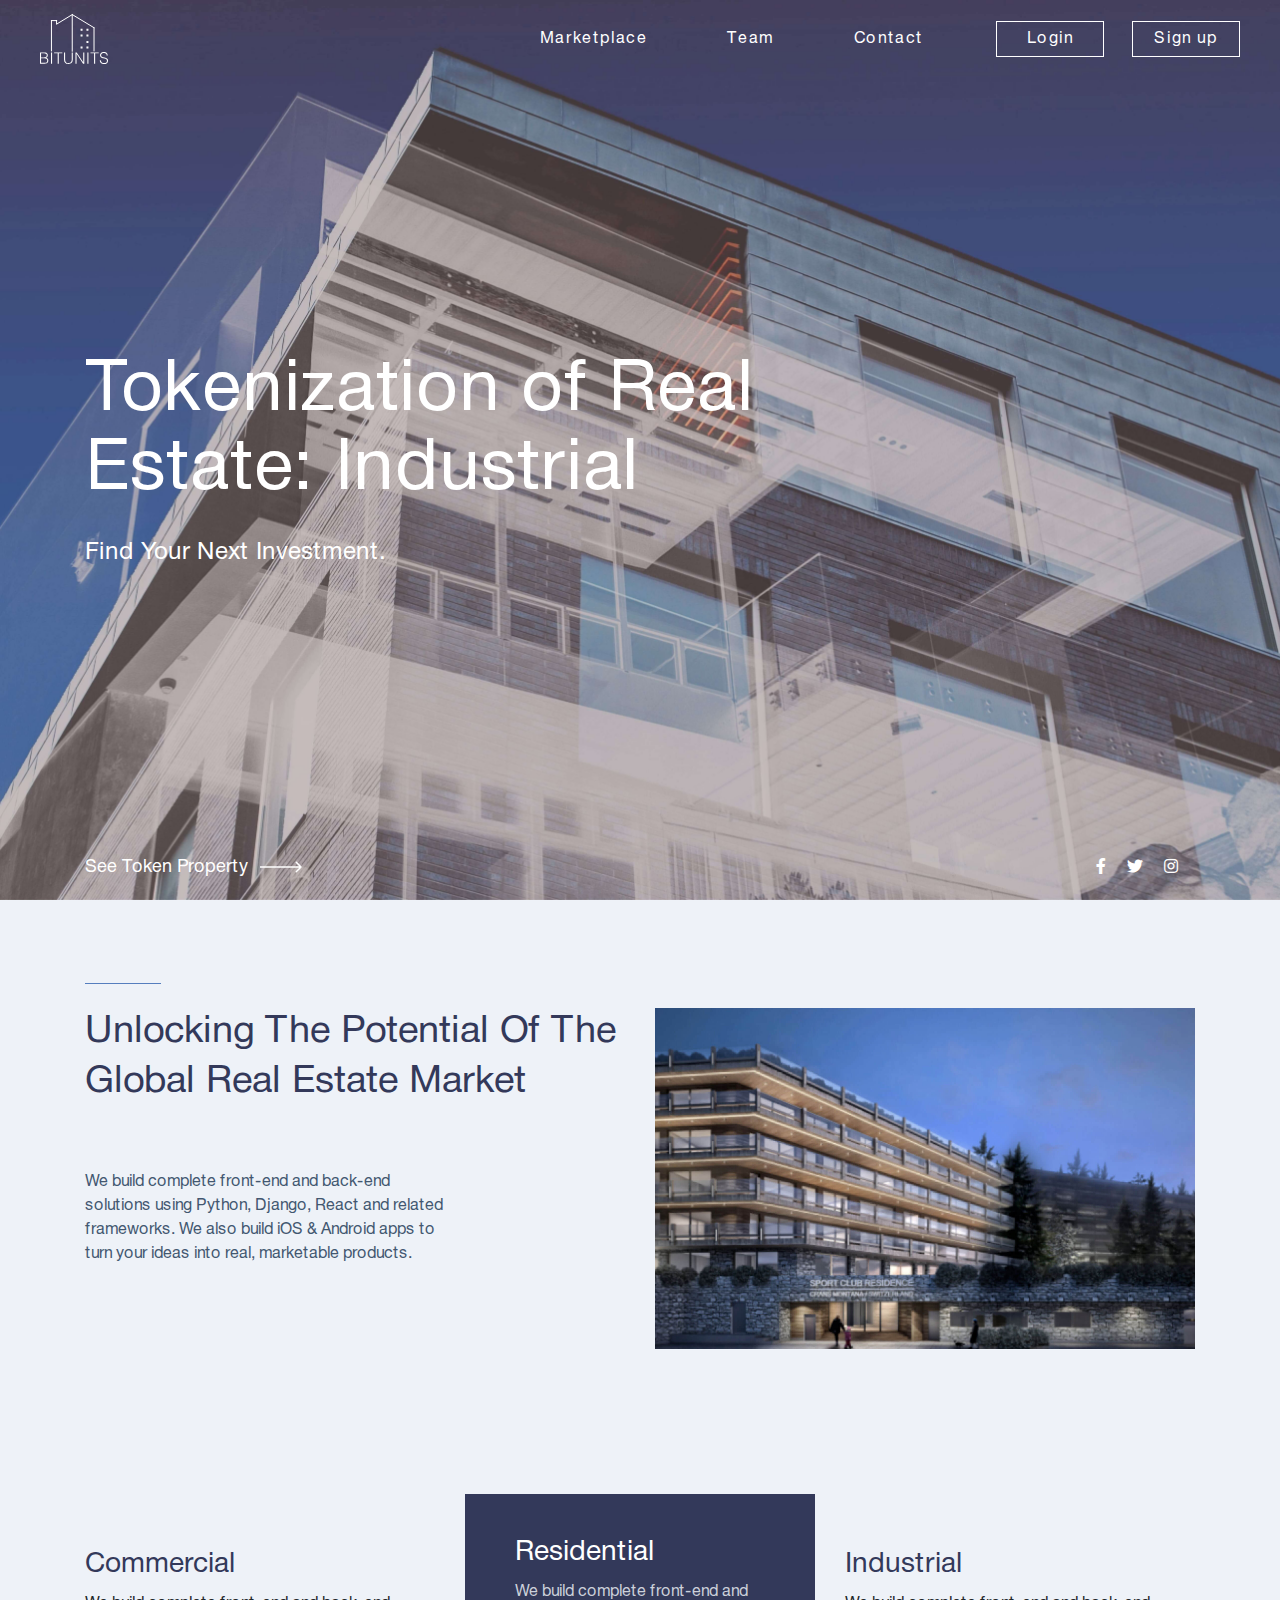
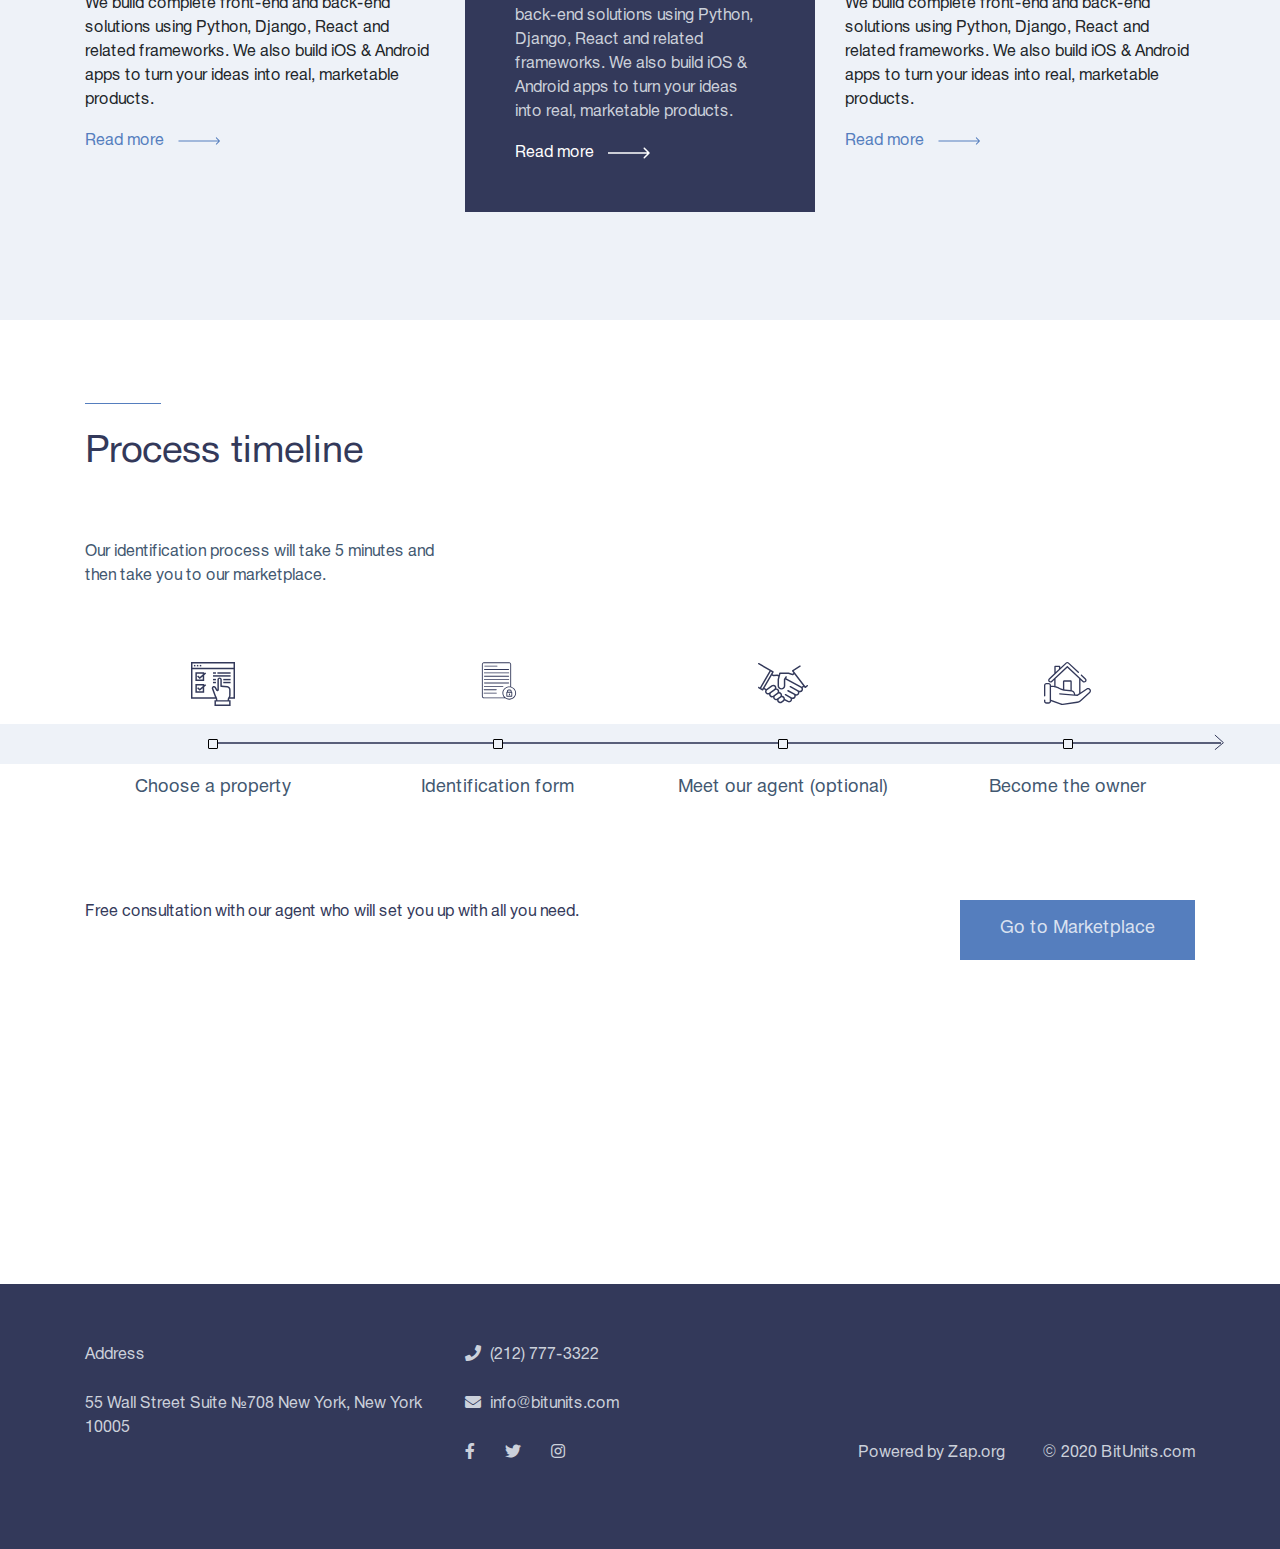
<file: index.html>
<!doctype html>
<html lang="en">
<head>
    <meta charset="UTF-8">
    <meta name="viewport"
          content="width=device-width, user-scalable=no, initial-scale=1.0, maximum-scale=1.0, minimum-scale=1.0">
    <meta http-equiv="X-UA-Compatible" content="ie=edge">
    <title>Homepage</title>
    <link rel="stylesheet" href="css/bootstrap.min.css">
    <link rel="stylesheet" href="css/index.css">
    <link rel="stylesheet" href="https://cdnjs.cloudflare.com/ajax/libs/font-awesome/5.11.2/css/all.css">
    <link rel="icon" type="image/png" sizes="16x16" href="img/favicon.png">
</head>
<body>
<header class="h-100 d-flex flex-column justify-content-between">

    <div class="pl-4 pr-4">
        <nav class="navbar navbar-expand-lg navbar-light justify-content-between ">
            <a class="navbar-brand" href="#"><img src="img/logo.svg" alt="logo"></a>
            <button style="border: none" class="navbar-toggler collapsed" type="button" data-toggle="collapse"
                    data-target="#navbarSupportedContent" aria-controls="navbarSupportedContent"
                    aria-expanded="false" aria-label="Toggle navigation">
                <i class="fa fa-bars" style="color: #fff;"></i>
            </button>

            <div class="navbar-collapse justify-content-end collapse" id="navbarSupportedContent" style="">
                <div class="my-2 my-lg-0 d-flex">
                    <ul class="navbar-nav mr-auto">
                        <li class="nav-item active">
                            <a class="nav-link" href="marketplace.html">Marketplace <span
                                    class="sr-only">(current)</span></a>
                        </li>
                        <li class="nav-item">
                            <a class="nav-link" href="about.html">Team</a>
                        </li>
                        <li class="nav-item">
                            <a class="nav-link" href="#">Contact</a>
                        </li>
                        <li class="nav-item d-flex align-items-center">
                            <button class="auth-btn">Login</button>
                            <button class="auth-btn">Sign up</button>
                        </li>

                    </ul>
                </div>
            </div>
        </nav>
    </div>
    <div class="intro container">
        <h1>Tokenization of Real Estate: Industrial</h1>
        <p class="intro-txt">Find Your Next Investment.</p>
    </div>
    <div class="header-bottom d-flex justify-content-between container">
        <a href="marketplace.html" class="more hovered_arrow">See Token Property<img src="img/arrow-white.svg">
        </a>
        <div class="social">
            <a href="#"><i class="fab fa-facebook-f"></i> </a>
            <a href="#"><i class="fab fa-twitter"></i></a>
            <a href="#"><i class="fab fa-instagram"></i> </a>
        </div>
    </div>
</header>
<section class="section-1 light_bg">
    <div class="container">
        <div class="row">
            <div class="col-md-6 col-12">
                <div class="block-item">
                    <h2 class="block-heading">
                        Unlocking The Potential Of The Global Real Estate Market
                    </h2>
                    <div class="block-desc">
                        We build complete front-end and back-end solutions using Python, Django, React and related
                        frameworks. We also build iOS & Android apps to turn your ideas into real, marketable products.
                    </div>
                </div>
            </div>
            <div class="col-md-6 col-12">
                <div class="block-item-img">
                    <img src="img/section-img-compressed.jpg">
                </div>
            </div>
        </div>
        <div class="row mt-145 align-items-center">
            <div class="col-lg-4 mt-lg-0 mt-4">
                <div class="type-item">
                    <div class="type-heading">
                        Commercial
                    </div>
                    <div class="type-desc">
                        We build complete front-end and back-end solutions using Python, Django, React and related
                        frameworks. We also build iOS & Android apps to turn your ideas into real, marketable products.
                    </div>
                    <div class="type-more">
                        <a class="hovered_arrow" href="#">Read more<img src="img/arrow-blue.svg"> </a>
                    </div>
                </div>
            </div>
            <div class="col-lg-4 mt-lg-0 mt-4">
                <div class="type-item dark">
                    <div class="type-heading">
                        Residential
                    </div>
                    <div class="type-desc">
                        We build complete front-end and back-end solutions using Python, Django, React and related
                        frameworks. We also build iOS & Android apps to turn your ideas into real, marketable products.
                    </div>
                    <div class="type-more">
                        <a class="hovered_arrow" href="#">Read more<img src="img/arrow-white.svg"> </a>
                    </div>
                </div>
            </div>
            <div class="col-lg-4 mt-lg-0 mt-4">
                <div class="type-item">
                    <div class="type-heading">
                        Industrial
                    </div>
                    <div class="type-desc">
                        We build complete front-end and back-end solutions using Python, Django, React and related
                        frameworks. We also build iOS & Android apps to turn your ideas into real, marketable products.
                    </div>
                    <div class="type-more">
                        <a class="hovered_arrow" href="#">Read more<img src="img/arrow-blue.svg"> </a>
                    </div>
                </div>
            </div>
        </div>


    </div>
</section>
<section class="timeline">
    <div class="container">
        <div class="block-item">
            <h2 class="block-heading">
                Process timeline
            </h2>
            <div class="block-desc">
                Our identification process will take 5 minutes and then take you to our marketplace.
            </div>
        </div>
    </div>
    <div class="timeline-icons">
        <div class="container position-relative">
            <div class="container position-absolute"></div>
            <div class="row  text-center">
                <div class="col-lg-3 col-md-6 mt-md-0 mt-4 time">
                    <div class="timeline-item">
                        <div class="timeline-icon">
                            <svg width="44" height="44" viewBox="0 0 44 44" fill="none"
                                 xmlns="http://www.w3.org/2000/svg">
                                <path d="M0 0V36.6667H24.7457C24.8682 37.1067 24.9312 37.5608 24.9333 38.0173V38.1333H23.4667V44H39.6V38.1333H38.123L38.1276 37.5468C38.1308 37.2432 38.1967 36.9435 38.321 36.6667H44V0H0ZM38.1333 42.5333H24.9333V39.6H38.1333V42.5333ZM26.4 38.1333V38.0173C26.3993 36.9442 26.1375 35.8871 25.6373 34.9375L24.8717 33.4863L22.3506 26.593C22.3359 26.5533 22.318 26.5149 22.2968 26.4784C22.15 26.222 22.1715 25.9026 22.3513 25.6681C22.531 25.4336 22.834 25.3297 23.1197 25.4049C23.3077 25.4543 23.4677 25.5771 23.5641 25.7458L25.1299 28.4593C25.4618 29.034 26.1386 29.3144 26.7796 29.1425C27.4209 28.9706 27.8667 28.3898 27.8667 27.7259V17.6C27.8667 17.195 28.195 16.8667 28.6 16.8667C29.005 16.8667 29.3333 17.195 29.3333 17.6V24.2C29.3319 24.5824 29.6248 24.9015 30.0058 24.9333L36.116 25.4422C37.2528 25.5428 38.1265 26.4917 38.1333 27.6328V33.5786C38.1348 34.0126 38.0069 34.4373 37.7667 34.799L37.279 35.5323C36.8822 36.1271 36.6681 36.8249 36.6638 37.54L36.6563 38.1333H26.4ZM42.5333 35.2H39.2172C39.4679 34.6962 39.5989 34.1412 39.6 33.5786V27.6328C39.5889 25.7304 38.1326 24.1484 36.2377 23.9801L30.8 23.5254V17.6C30.8 16.3851 29.8149 15.4 28.6 15.4C27.3851 15.4 26.4 16.3851 26.4 17.6V27.7259L24.8352 25.0125C24.224 23.9952 22.9163 23.6457 21.8793 24.2229C20.8424 24.8001 20.4499 26.0953 20.9924 27.1509L23.5114 34.0348C23.5229 34.0656 23.5361 34.0957 23.5519 34.1251L24.118 35.2H1.46667V7.33333H42.5333V35.2ZM1.46667 5.86667V1.46667H42.5333V5.86667H1.46667Z"
                                      fill="#33395A"/>
                                <path d="M2.93359 2.93335H4.40026V4.40002H2.93359V2.93335Z" fill="#33395A"/>
                                <path d="M5.8667 2.93335H7.33337V4.40002H5.8667V2.93335Z" fill="#33395A"/>
                                <path d="M8.7998 2.93335H10.2665V4.40002H8.7998V2.93335Z" fill="#33395A"/>
                                <path d="M13.1999 13.2909L15.1725 11.6044L14.2193 10.4897L13.1999 11.3602V10.2666H4.3999V19.0666H13.1999V13.2909ZM5.86657 17.5999V11.7333H11.7332V12.6134L8.80563 15.1206L7.10729 13.442L6.0807 14.4854L8.73831 17.1115L11.7332 14.547V17.5999H5.86657Z"
                                      fill="#33395A"/>
                                <path d="M13.1999 25.0243L15.1725 23.3378L14.2193 22.2231L13.1999 23.0936V22H4.3999V30.8H13.1999V25.0243ZM5.86657 29.3333V23.4667H11.7332V24.3468L8.80563 26.854L7.10729 25.1754L6.0807 26.2188L8.73831 28.8449L11.7332 26.2804V29.3333H5.86657Z"
                                      fill="#33395A"/>
                                <path d="M22 10.2666H24.9333V11.7333H22V10.2666Z" fill="#33395A"/>
                                <path d="M26.3999 10.2666H39.5999V11.7333H26.3999V10.2666Z" fill="#33395A"/>
                                <path d="M22 13.2H39.6V14.6666H22V13.2Z" fill="#33395A"/>
                                <path d="M22 16.8667H24.9333V18.3334H22V16.8667Z" fill="#33395A"/>
                                <path d="M32.2666 16.8667H39.5999V18.3334H32.2666V16.8667Z" fill="#33395A"/>
                                <path d="M32.2666 19.8H39.5999V21.2667H32.2666V19.8Z" fill="#33395A"/>
                                <path d="M22 19.8H24.9333V21.2667H22V19.8Z" fill="#33395A"/>
                            </svg>
                        </div>
                        <div class="timeline-desc">
                            Choose a property
                        </div>
                    </div>

                </div>
                <div class="col-lg-3 col-md-6 mt-md-0 mt-4  time text-center">
                    <div class="timeline-item">
                        <div class="timeline-icon">
                            <svg xmlns="http://www.w3.org/2000/svg" width="38" height="38" viewBox="0 0 38 38"
                                 fill="none">
                                <path d="M5.83594 4.59424H17.9633C18.0814 4.59424 18.1947 4.54732 18.2782 4.46381C18.3617 4.3803 18.4086 4.26703 18.4086 4.14893C18.4086 4.03082 18.3617 3.91755 18.2782 3.83404C18.1947 3.75053 18.0814 3.70361 17.9633 3.70361H5.83594C5.71783 3.70361 5.60457 3.75053 5.52105 3.83404C5.43754 3.91755 5.39063 4.03082 5.39062 4.14893C5.39063 4.26703 5.43754 4.3803 5.52105 4.46381C5.60457 4.54732 5.71783 4.59424 5.83594 4.59424Z"
                                      fill="#33395A"/>
                                <path d="M17.2836 30.7192H5.15625C5.03815 30.7192 4.92488 30.7662 4.84137 30.8497C4.75785 30.9332 4.71094 31.0464 4.71094 31.1646C4.71094 31.2827 4.75785 31.3959 4.84137 31.4794C4.92488 31.5629 5.03815 31.6099 5.15625 31.6099H17.2836C17.4017 31.6099 17.515 31.5629 17.5985 31.4794C17.682 31.3959 17.7289 31.2827 17.7289 31.1646C17.7289 31.0464 17.682 30.9332 17.5985 30.8497C17.515 30.7662 17.4017 30.7192 17.2836 30.7192V30.7192Z"
                                      fill="#33395A"/>
                                <path d="M17.2836 27.3428H5.15625C5.03815 27.3428 4.92488 27.3897 4.84137 27.4732C4.75785 27.5567 4.71094 27.67 4.71094 27.7881C4.71094 27.9062 4.75785 28.0195 4.84137 28.103C4.92488 28.1865 5.03815 28.2334 5.15625 28.2334H17.2836C17.4017 28.2334 17.515 28.1865 17.5985 28.103C17.682 28.0195 17.7289 27.9062 17.7289 27.7881C17.7289 27.67 17.682 27.5567 17.5985 27.4732C17.515 27.3897 17.4017 27.3428 17.2836 27.3428V27.3428Z"
                                      fill="#33395A"/>
                                <path d="M5.42969 7.97119H29.6838C29.8019 7.97119 29.9152 7.92427 29.9987 7.84076C30.0822 7.75725 30.1291 7.64398 30.1291 7.52588C30.1291 7.40777 30.0822 7.29451 29.9987 7.211C29.9152 7.12748 29.8019 7.08057 29.6838 7.08057H5.42969C5.31158 7.08057 5.19832 7.12748 5.1148 7.211C5.03129 7.29451 4.98438 7.40777 4.98438 7.52588C4.98438 7.64398 5.03129 7.75725 5.1148 7.84076C5.19832 7.92427 5.31158 7.97119 5.42969 7.97119V7.97119Z"
                                      fill="#33395A"/>
                                <path d="M5.42969 11.3481H29.6838C29.8019 11.3481 29.9152 11.3012 29.9987 11.2177C30.0822 11.1342 30.1291 11.0209 30.1291 10.9028C30.1291 10.7847 30.0822 10.6715 29.9987 10.5879C29.9152 10.5044 29.8019 10.4575 29.6838 10.4575H5.42969C5.31158 10.4575 5.19832 10.5044 5.1148 10.5879C5.03129 10.6715 4.98438 10.7847 4.98438 10.9028C4.98438 11.0209 5.03129 11.1342 5.1148 11.2177C5.19832 11.3012 5.31158 11.3481 5.42969 11.3481V11.3481Z"
                                      fill="#33395A"/>
                                <path d="M5.42969 14.7251H29.6838C29.8019 14.7251 29.9152 14.6782 29.9987 14.5947C30.0822 14.5112 30.1291 14.3979 30.1291 14.2798C30.1291 14.1617 30.0822 14.0484 29.9987 13.9649C29.9152 13.8814 29.8019 13.8345 29.6838 13.8345H5.42969C5.31158 13.8345 5.19832 13.8814 5.1148 13.9649C5.03129 14.0484 4.98437 14.1617 4.98438 14.2798C4.98437 14.3979 5.03129 14.5112 5.1148 14.5947C5.19832 14.6782 5.31158 14.7251 5.42969 14.7251V14.7251Z"
                                      fill="#33395A"/>
                                <path d="M5.42969 18.1021H29.6838C29.8019 18.1021 29.9152 18.0551 29.9987 17.9716C30.0822 17.8881 30.1291 17.7748 30.1291 17.6567C30.1291 17.5386 30.0822 17.4254 29.9987 17.3419C29.9152 17.2583 29.8019 17.2114 29.6838 17.2114H5.42969C5.31158 17.2114 5.19832 17.2583 5.1148 17.3419C5.03129 17.4254 4.98438 17.5386 4.98438 17.6567C4.98438 17.7748 5.03129 17.8881 5.1148 17.9716C5.19832 18.0551 5.31158 18.1021 5.42969 18.1021V18.1021Z"
                                      fill="#33395A"/>
                                <path d="M5.42969 21.479H29.6838C29.8019 21.479 29.9152 21.4321 29.9987 21.3486C30.0822 21.2651 30.1291 21.1518 30.1291 21.0337C30.1291 20.9156 30.0822 20.8023 29.9987 20.7188C29.9152 20.6353 29.8019 20.5884 29.6838 20.5884H5.42969C5.31158 20.5884 5.19832 20.6353 5.1148 20.7188C5.03129 20.8023 4.98438 20.9156 4.98438 21.0337C4.98438 21.1518 5.03129 21.2651 5.1148 21.3486C5.19832 21.4321 5.31158 21.479 5.42969 21.479V21.479Z"
                                      fill="#33395A"/>
                                <path d="M5.42969 24.856H23.8619C23.98 24.856 24.0933 24.809 24.1768 24.7255C24.2603 24.642 24.3072 24.5287 24.3072 24.4106C24.3072 24.2925 24.2603 24.1793 24.1768 24.0958C24.0933 24.0122 23.98 23.9653 23.8619 23.9653H5.42969C5.31158 23.9653 5.19832 24.0122 5.1148 24.0958C5.03129 24.1793 4.98438 24.2925 4.98438 24.4106C4.98438 24.5287 5.03129 24.642 5.1148 24.7255C5.19832 24.809 5.31158 24.856 5.42969 24.856V24.856Z"
                                      fill="#33395A"/>
                                <path d="M32.1397 24.6862V2.32045C32.1375 1.80207 31.9298 1.3057 31.5622 0.940245C31.1945 0.574795 30.6969 0.37011 30.1785 0.371097H4.84795C4.32955 0.37011 3.83193 0.574793 3.46426 0.940241C3.09658 1.30569 2.88888 1.80206 2.88672 2.32045V34.3396C2.8889 34.858 3.09661 35.3543 3.46428 35.7198C3.83195 36.0852 4.32956 36.2899 4.84795 36.289H26.1308C27.3312 37.1637 28.779 37.633 30.2642 37.6289C34.0412 37.6289 37.114 34.6695 37.114 31.0319C37.114 28.0203 35.0079 25.4736 32.1397 24.6862V24.6862ZM3.77734 34.3396V2.32045C3.77925 2.03819 3.89303 1.7682 4.09374 1.56972C4.29444 1.37124 4.56568 1.26048 4.84795 1.26172H30.1788C30.4611 1.2605 30.7323 1.37127 30.933 1.56975C31.1337 1.76823 31.2474 2.0382 31.2493 2.32045V24.5033C30.923 24.4578 30.594 24.4349 30.2645 24.4349C26.4871 24.4349 23.4144 27.3941 23.4144 31.0319C23.4175 32.652 24.0317 34.2113 25.1343 35.3983H4.84795C4.56568 35.3996 4.29444 35.2888 4.09374 35.0903C3.89303 34.8919 3.77925 34.6219 3.77734 34.3396V34.3396ZM30.2642 36.7383C26.9783 36.7383 24.3051 34.1784 24.3051 31.0319C24.3051 27.8854 26.9783 25.3255 30.2642 25.3255C33.5501 25.3255 36.2233 27.8854 36.2233 31.0319C36.2233 34.1784 33.5501 36.7383 30.2642 36.7383V36.7383Z"
                                      fill="#33395A"/>
                                <path d="M32.649 29.8427H32.593V29.1621C32.593 28.2854 31.9483 27.5723 31.1559 27.5723H29.4619C28.6695 27.5723 28.0248 28.2854 28.0248 29.1621V29.8427H27.9687C27.8113 29.8429 27.6604 29.9055 27.5491 30.0168C27.4378 30.1281 27.3752 30.279 27.375 30.4364V34.0839C27.3752 34.2413 27.4378 34.3923 27.5491 34.5036C27.6604 34.6149 27.8113 34.6775 27.9687 34.6777H32.649C32.8064 34.6775 32.9573 34.6149 33.0686 34.5036C33.1799 34.3923 33.2426 34.2413 33.2427 34.0839V30.4364C33.2426 30.279 33.1799 30.1281 33.0686 30.0168C32.9573 29.9055 32.8064 29.8429 32.649 29.8427V29.8427ZM28.9158 29.1621C28.9158 28.7831 29.166 28.4629 29.4623 28.4629H31.1563C31.4525 28.4629 31.7028 28.7831 31.7028 29.1621V29.8427H28.9154L28.9158 29.1621ZM32.3521 33.787H28.2656V30.7333H32.3521V33.787Z"
                                      fill="#33395A"/>
                                <path d="M30.0117 33.0505C30.0117 33.1686 30.0586 33.2818 30.1421 33.3653C30.2257 33.4489 30.3389 33.4958 30.457 33.4958C30.5751 33.4958 30.6884 33.4489 30.7719 33.3653C30.8554 33.2818 30.9023 33.1686 30.9023 33.0505V32.5921C30.9978 32.4856 31.0506 32.3476 31.0508 32.2046C31.0508 32.0471 30.9882 31.8961 30.8769 31.7847C30.7655 31.6734 30.6145 31.6108 30.457 31.6108C30.2996 31.6108 30.1485 31.6734 30.0372 31.7847C29.9258 31.8961 29.8633 32.0471 29.8633 32.2046C29.8634 32.3476 29.9163 32.4855 30.0117 32.592V33.0505Z"
                                      fill="#33395A"/>
                            </svg>

                        </div>
                        <div class="timeline-chechbox mx-auto"></div>
                        <div class="timeline-desc">
                            Identification form
                        </div>
                    </div>
                </div>
                <div class="col-lg-3 col-md-6 mt-md-0 mt-4  time text-center">
                    <div class="timeline-item">
                        <div class="timeline-icon">
                            <svg width="50" height="42" viewBox="0 0 50 42" fill="none"
                                 xmlns="http://www.w3.org/2000/svg">
                                <path d="M49.8411 23.2979C49.5891 22.9801 49.1276 22.927 48.8099 23.1788L47.3703 24.3204L35.7353 9.04406L42.3868 4.77504C42.7279 4.55609 42.8269 4.10219 42.6079 3.76107C42.3891 3.41996 41.9352 3.32094 41.5941 3.53988L34.2734 8.2386C33.9183 8.46652 33.8299 8.96467 34.0859 9.3008L35.4182 11.0501L34.4709 11.7753L30.7097 10.5326C30.6361 10.5086 30.5569 10.4956 30.4794 10.4956H21.8689C21.5322 10.4956 21.2386 10.7248 21.157 11.0515L20.6724 12.9896L19.4493 12.4746C19.3326 12.4254 19.2048 12.4074 19.0793 12.4221L15.6772 12.8205L14.5212 12.1494L15.6207 10.2451C15.8206 9.89884 15.6981 9.4424 15.3522 9.24269L1.10088 1.0145C0.749614 0.81177 0.300885 0.932081 0.0984442 1.28306C-0.104192 1.63403 0.0160227 2.08286 0.366998 2.28549L11.5358 8.73381L1.89658 25.4295L1.10088 24.9702C0.749614 24.7673 0.300885 24.8877 0.0984442 25.2387C-0.104192 25.5897 0.0160227 26.0385 0.366998 26.2412L4.24501 28.4802C4.59159 28.6802 5.04784 28.5576 5.24745 28.2117L5.80858 27.2398L7.39168 28.0841C6.87527 29.0852 6.92615 30.3348 7.63035 31.308C8.2324 32.14 9.17556 32.5822 10.1316 32.5822C10.4507 32.5822 10.7711 32.5323 11.0808 32.4318C11.0828 33.087 11.2911 33.7169 11.6872 34.243C12.2886 35.0419 13.2181 35.4652 14.1575 35.4652C14.4713 35.4652 14.7864 35.4179 15.0906 35.3215C15.0988 35.934 15.2879 36.5498 15.6735 37.0826C16.1561 37.7496 16.8696 38.1888 17.6824 38.3191C17.8476 38.3457 18.0129 38.3588 18.1771 38.3588C18.4957 38.3588 18.8099 38.3091 19.1105 38.2126C19.1192 38.841 19.3191 39.4505 19.6951 39.9701C20.1778 40.637 20.8912 41.0763 21.704 41.2066C21.8693 41.2331 22.0346 41.2463 22.1987 41.2462C22.8422 41.2462 23.4676 41.0449 23.9989 40.6603L25.711 39.4215C26.0814 39.1535 26.3804 38.8149 26.5961 38.4283L29.6081 40.07C30.0671 40.3202 30.5704 40.4474 31.079 40.4474C31.3713 40.4474 31.6655 40.4053 31.9537 40.3204C32.7434 40.0878 33.3954 39.5617 33.7893 38.8388C34.0965 38.2753 34.2175 37.6448 34.146 37.0202C34.3302 37.0541 34.5157 37.0709 34.7004 37.0709C35.7929 37.0708 36.8532 36.4893 37.4119 35.4643C37.7262 34.8874 37.8357 34.2534 37.7666 33.6455C37.9513 33.6796 38.1374 33.6964 38.3226 33.6964C39.4153 33.6963 40.4755 33.1148 41.0341 32.0898C41.3411 31.5267 41.4621 30.8966 41.3909 30.2724C41.574 30.3064 41.7595 30.3239 41.946 30.3239C42.2384 30.3239 42.5326 30.2818 42.8207 30.1969C43.6105 29.9643 44.2624 29.4382 44.6565 28.7153C45.0505 27.9924 45.1396 27.1594 44.907 26.3696C44.8511 26.1797 44.7778 25.9982 44.6894 25.8259L45.9766 24.9123L46.6566 25.805C46.9019 26.1271 47.3786 26.1873 47.6964 25.9354L49.7222 24.3289C50.0397 24.077 50.093 23.6155 49.8411 23.2979ZM4.34345 26.8423L3.16767 26.1634L12.8069 9.46769L13.9827 10.1466L4.34345 26.8423ZM11.0737 30.8091C10.3527 31.3311 9.34128 31.169 8.81941 30.4477C8.29763 29.7265 8.45984 28.7151 9.18103 28.1932L14.3723 24.4371C14.6607 24.2285 14.9924 24.1275 15.3207 24.1275C15.804 24.1275 16.28 24.3461 16.5992 24.7617C17.1462 25.4742 16.9921 26.5265 16.2655 27.0528L11.0737 30.8091ZM15.0953 33.6966C14.3876 34.2086 13.3846 34.0577 12.8596 33.3603C12.3157 32.6379 12.5252 31.5706 13.2452 31.0496L17.1254 28.2421C17.2666 28.148 17.3972 28.0489 17.5554 27.9818C17.7805 27.8862 18.027 27.8428 18.2712 27.8564C18.7386 27.8824 19.1762 28.1174 19.461 28.4881C20.008 29.2005 19.854 30.253 19.1273 30.7792L15.0953 33.6966ZM19.1168 36.5839C18.7675 36.8368 18.3407 36.9385 17.9148 36.87C17.489 36.8018 17.1153 36.5717 16.8624 36.2223C16.3409 35.5014 16.5027 34.4907 17.223 33.9687C17.223 33.9687 19.9878 31.9681 19.9881 31.9679L20.0959 31.8899C20.8087 31.3742 21.7868 31.5168 22.3228 32.2145C22.8699 32.9272 22.7156 33.9798 21.9886 34.5059L19.1168 36.5839ZM25.5017 37.1573C25.4383 37.5928 25.2069 37.9745 24.8505 38.2324L23.1384 39.4713C22.4251 39.9875 21.3994 39.8223 20.884 39.1098C20.3662 38.3942 20.535 37.3735 21.2455 36.8554L22.849 35.6952L22.9577 35.6165C23.6603 35.1083 24.6568 35.254 25.1845 35.9411C25.4525 36.2901 25.5651 36.722 25.5017 37.1573ZM43.3677 28.0127C42.9469 28.7848 41.9508 29.0792 41.1774 28.6577L32.6929 24.0331C32.3369 23.8392 31.8913 23.9704 31.6973 24.3262C31.5034 24.6821 31.6346 25.1278 31.9904 25.3218L39.1003 29.1971C39.8821 29.6232 40.1712 30.6057 39.7454 31.3873C39.3193 32.1689 38.3368 32.4584 37.555 32.0323L30.341 28.1001C29.9851 27.9062 29.5394 28.0374 29.3455 28.3933C29.1516 28.7492 29.2827 29.1949 29.6387 29.3889L35.4792 32.5724C36.2599 32.9989 36.5487 33.9807 36.123 34.7619C35.7023 35.5339 34.7062 35.8285 33.9327 35.4068L27.8181 32.074C27.4619 31.8801 27.0164 32.0113 26.8225 32.3671C26.6285 32.723 26.7597 33.1687 27.1155 33.3627L31.8555 35.9463C32.6277 36.3671 32.922 37.3632 32.5005 38.1366C32.0798 38.9088 31.0837 39.2029 30.3103 38.7814L26.9855 36.9692C26.9973 36.2769 26.7778 35.6063 26.3485 35.0473C25.772 34.2965 24.9274 33.8824 24.0563 33.8402C24.07 33.775 24.0826 33.7093 24.0923 33.6428C24.2134 32.8116 23.9984 31.987 23.4868 31.3208C22.9102 30.5701 22.0655 30.1561 21.1945 30.1138C21.2082 30.0487 21.2208 29.9829 21.2305 29.9163C21.3516 29.0851 21.1366 28.2606 20.625 27.5944C20.0484 26.8436 19.2037 26.4296 18.3327 26.3874C18.3464 26.3222 18.359 26.2565 18.3687 26.19C18.4898 25.3587 18.2748 24.5341 17.7632 23.868C16.7402 22.5358 14.8725 22.2637 13.512 23.2484L8.3906 26.9535L6.54276 25.9679L13.7873 13.4202L15.1513 14.2122C15.2885 14.2919 15.448 14.3247 15.6051 14.3064L19.0578 13.9021L20.312 14.4302L19.5912 17.3136C19.5768 17.3718 19.5694 17.4315 19.5694 17.4916V23.7538C19.5694 25.8849 21.3032 27.6187 23.4343 27.6187C25.5654 27.6187 27.2992 25.8848 27.2992 23.7538V17.702L27.4326 17.4887L42.7226 25.8225C43.4947 26.2433 43.7893 27.2391 43.3677 28.0127ZM43.7178 24.7155C43.6242 24.6502 43.5269 24.5891 43.4252 24.5337L28.2121 16.2416L28.7766 15.3386C28.9913 14.9948 28.8868 14.5421 28.5431 14.3273C28.1997 14.1127 27.7466 14.217 27.5318 14.5607L25.9432 17.1026C25.8704 17.2192 25.8316 17.354 25.8316 17.4916V23.7538C25.8316 25.0755 24.7564 26.151 23.4344 26.151C22.1124 26.151 21.0371 25.0756 21.0371 23.7538V17.5819L22.4417 11.9633H30.3612L34.3787 13.2905C34.607 13.366 34.864 13.3226 35.0549 13.1765L36.3074 12.2177L45.0865 23.7441L43.7178 24.7155Z"
                                      fill="#33395A"/>
                            </svg>
                        </div>
                        <div class="timeline-chechbox mx-auto"></div>
                        <div class="timeline-desc">
                            Meet our agent (optional)
                        </div>
                    </div>
                </div>
                <div class="col-lg-3 col-md-6  mt-md-0 mt-4  time text-center">
                    <div class="timeline-item">
                        <div class="timeline-icon">
                            <svg width="47" height="44" viewBox="0 0 47 44" fill="none"
                                 xmlns="http://www.w3.org/2000/svg">
                                <path d="M46.4999 27.2152C45.6059 25.9014 43.8056 25.5537 42.4877 26.4393L36.4897 30.4534L36.4723 17.959L38.5561 19.911C38.9992 20.326 39.5769 20.5544 40.1835 20.5544C40.1846 20.5544 40.1859 20.5544 40.1871 20.5544C40.842 20.5535 41.4743 20.279 41.9219 19.8012C42.3567 19.337 42.5848 18.7313 42.5641 18.0956C42.5434 17.4598 42.2762 16.8702 41.812 16.4353L37.8615 12.7346C37.5911 12.4813 37.1665 12.4951 36.9133 12.7656C36.66 13.036 36.6739 13.4605 36.9442 13.7138L40.8947 17.4145C41.0974 17.6043 41.214 17.8617 41.223 18.1392C41.232 18.4168 41.1325 18.6812 40.9426 18.8838C40.7443 19.0955 40.4754 19.2123 40.1851 19.2126C40.1845 19.2126 40.1841 19.2126 40.1835 19.2126C39.9189 19.2126 39.6667 19.1129 39.4733 18.9317C39.4732 18.9316 39.4732 18.9316 39.4732 18.9316L23.7868 4.23689C23.5283 3.99482 23.126 3.99519 22.8682 4.23817L7.22249 18.9769C7.02044 19.1673 6.75625 19.267 6.47866 19.2593C6.20106 19.251 5.94339 19.1351 5.753 18.9328C5.56262 18.7308 5.46228 18.4666 5.47063 18.1891C5.4789 17.9115 5.59484 17.6538 5.79688 17.4634L22.612 1.62315C23.0105 1.24761 23.6359 1.2467 24.0355 1.62123L33.873 10.8369C34.1434 11.0902 34.5679 11.0764 34.8213 10.806C35.0746 10.5355 35.0607 10.1111 34.7904 9.8577L24.9529 0.64203C24.0374 -0.21572 22.6051 -0.213793 21.692 0.646528L16.3091 5.71739L16.3076 4.81291C16.3073 4.52779 16.1958 4.25993 15.994 4.05871C15.7925 3.85777 15.525 3.74715 15.2404 3.74715C15.2398 3.74715 15.2394 3.74715 15.2388 3.74715L11.3882 3.75257C11.1031 3.75293 10.8353 3.86438 10.634 4.06624C10.4328 4.2681 10.3221 4.53624 10.3226 4.82145L10.3332 11.347L4.87689 16.487C4.41387 16.9231 4.14848 17.5135 4.12948 18.1493C4.11048 18.785 4.34025 19.3902 4.77638 19.853C5.21241 20.316 5.80276 20.5815 6.43863 20.6005C6.46296 20.6012 6.48729 20.6016 6.51161 20.6016C7.12068 20.6016 7.69744 20.373 8.14257 19.9535L10.2217 17.9949L10.2299 23.8967C9.55725 23.7987 8.87667 23.7473 8.19296 23.7473H7.04504V23.3451C7.04504 21.9946 5.94633 20.8959 4.5959 20.8959H2.44914C1.09872 20.8958 0 21.9944 0 23.345V33.8574C0 34.2278 0.300359 34.5282 0.670852 34.5282C1.04134 34.5282 1.3417 34.2278 1.3417 33.8574V23.345C1.3417 22.7343 1.83851 22.2375 2.44914 22.2375H4.59581C5.20644 22.2375 5.70325 22.7343 5.70325 23.345V24.4181V38.1689V39.2314C5.70325 39.842 5.20644 40.3389 4.59581 40.3389H2.44914C1.83851 40.3389 1.3417 39.842 1.3417 39.2314V38.0575C1.3417 37.687 1.04134 37.3867 0.670852 37.3867C0.300359 37.3867 0 37.687 0 38.0575V39.2314C0 40.5818 1.09872 41.6806 2.44914 41.6806H4.59581C5.94623 41.6806 7.04495 40.5819 7.04495 39.2314V39.1403L16.8694 42.8606C16.8876 42.8675 16.906 42.8736 16.9248 42.8788C17.3519 42.9994 17.7789 43.0599 18.2004 43.0599C18.4284 43.0599 18.6549 43.0422 18.879 43.0067L33.3169 40.9255C33.3203 40.9251 33.3236 40.9245 33.327 40.924C34.5545 40.728 35.7126 40.2091 36.6758 39.4235C36.6841 39.4167 36.6924 39.4096 36.7004 39.4023L46.028 31.0132C47.1142 30.0489 47.317 28.4161 46.4999 27.2152ZM14.9663 5.08931L14.9694 6.97941L11.6728 10.0849L11.6646 5.09381L14.9663 5.08931ZM23.3293 5.64689L35.1287 16.7003L35.1492 31.3505L33.2498 32.6217L31.2385 32.5089L31.1853 31.9746C30.9982 30.0929 29.6091 28.5793 27.7723 28.2181L27.7602 19.5024C27.7593 18.8336 27.2147 18.2901 26.546 18.2901C26.5455 18.2901 26.545 18.2901 26.5444 18.2901L20.1503 18.2991C19.826 18.2995 19.5212 18.4262 19.2923 18.6559C19.0633 18.8855 18.9374 19.1906 18.9379 19.5148L18.9485 27.1139C17.682 26.8243 16.4727 26.3462 15.342 25.6848C15.2009 25.6022 15.0585 25.5226 14.9148 25.4451C14.8588 25.4149 14.8019 25.3865 14.7454 25.3571C14.658 25.3114 14.5708 25.2655 14.4825 25.2217C14.4122 25.1869 14.3411 25.1538 14.2702 25.1201C14.195 25.0844 14.1199 25.0483 14.0442 25.0139C13.9671 24.9789 13.8893 24.9456 13.8117 24.912C13.7407 24.8814 13.6697 24.8505 13.5983 24.8211C13.5185 24.7881 13.4381 24.7564 13.3577 24.7249C13.2864 24.697 13.215 24.6693 13.1433 24.6425C13.0637 24.6128 12.9838 24.584 12.9036 24.5559C12.8284 24.5293 12.7532 24.5034 12.6775 24.4782C12.6008 24.4526 12.5238 24.4275 12.4466 24.4032C12.3642 24.3772 12.2815 24.3524 12.1987 24.3279C12.1276 24.307 12.0565 24.2861 11.985 24.2662C11.8916 24.2403 11.7978 24.2159 11.7039 24.1919C11.6599 24.1806 11.6163 24.1678 11.572 24.1569L11.5616 16.7326L23.3293 5.64689ZM26.4304 28.0502L20.8193 27.4042L20.2907 27.3434L20.2799 19.6406L26.4187 19.632L26.4304 28.0502ZM45.134 30.0129L35.8157 38.3938C35.0391 39.0234 34.1077 39.4399 33.1204 39.5983L18.6887 41.6786C18.6857 41.6791 18.6828 41.6795 18.6797 41.68L18.6697 41.6816C18.2325 41.7508 17.7772 41.7216 17.3163 41.5951L7.04504 37.7055V25.0889H8.19296C9.17014 25.0889 10.1407 25.2017 11.0858 25.4209C11.121 25.429 11.1561 25.4374 11.1911 25.4458C11.3073 25.4738 11.4231 25.5026 11.5384 25.5339C11.5485 25.5366 11.5585 25.5395 11.5686 25.5423C11.6842 25.5739 11.7993 25.6072 11.914 25.642C11.9346 25.6482 11.9553 25.6544 11.9757 25.6607C12.0978 25.6984 12.2194 25.7378 12.3403 25.7791C12.3527 25.7835 12.3651 25.7879 12.3776 25.7922C12.6294 25.8791 12.8787 25.9739 13.1249 26.0766C13.1383 26.0822 13.1517 26.0878 13.1651 26.0934C13.2879 26.145 13.4099 26.1984 13.531 26.2538C13.5343 26.2553 13.5376 26.2568 13.5408 26.2584C13.6579 26.3122 13.7742 26.368 13.8898 26.4254C13.9034 26.4321 13.917 26.4387 13.9306 26.4455C14.0435 26.5019 14.1555 26.5604 14.2669 26.6203C14.2879 26.6316 14.3088 26.6431 14.3299 26.6545C14.4422 26.7157 14.5539 26.7782 14.6646 26.8429C16.261 27.7767 17.9989 28.3816 19.8301 28.6407C19.8358 28.6415 19.8415 28.6423 19.8473 28.6429L27.3637 29.5083C27.4053 29.5143 27.4466 29.5211 27.4877 29.5289C28.5942 29.7367 29.4675 30.5543 29.7597 31.6191C29.803 31.7768 29.8335 31.94 29.8502 32.1073L29.8801 32.4075L15.7929 31.1733C15.4241 31.1411 15.0984 31.414 15.0661 31.783C15.0337 32.1521 15.3068 32.4776 15.6758 32.5099L30.5691 33.8148C30.5727 33.815 30.5762 33.8149 30.5796 33.8152C30.5831 33.8155 30.5865 33.816 30.5901 33.8163L33.3988 33.9739C33.4114 33.9747 33.4239 33.9749 33.4364 33.9749C33.4497 33.9749 33.4628 33.9728 33.476 33.972C33.491 33.9711 33.506 33.9705 33.5208 33.9687C33.5408 33.9661 33.5604 33.9618 33.58 33.9575C33.5941 33.9544 33.6082 33.9521 33.622 33.948C33.6435 33.9419 33.6641 33.9335 33.685 33.9252C33.6962 33.9207 33.7077 33.9173 33.7187 33.9122C33.75 33.8977 33.7805 33.8809 33.8095 33.8615L36.1937 32.266C36.1938 32.2659 36.1939 32.2658 36.1939 32.2657L43.235 27.5536C43.9433 27.0774 44.9103 27.2642 45.3905 27.97C45.8295 28.6149 45.7205 29.492 45.134 30.0129Z"
                                      fill="#33395A"/>
                            </svg>
                        </div>
                        <div class="timeline-chechbox mx-auto"></div>
                        <div class="timeline-desc">
                            Become the owner
                        </div>
                    </div>
                </div>
            </div>
        </div>
    </div>
    <div class="container block-button">
        <div class="row justify-content-between">
            <div class="col-lg-7">
                <div class="btn-txt">
                    Free consultation with our agent who will set you up with all you need.
                </div>
            </div>
            <div class="col-lg-5 text-lg-right text-md-left text-center mt-lg-0 mt-5">
                <a class="buy-btn" href="marketplace.html">
                    Go to Marketplace
                </a>
            </div>
        </div>
    </div>
</section>

<section>


</section>
<footer>
    <div class="container">
        <div class="row text-lg-left text-md-left text-center">
            <div class="col-lg-4 col-md-3">
                <div class="footer-col">
                    <div class="line">
                        Address
                    </div>
                    <div>
                        55 Wall Street
                        Suite №708
                        New York, New York 10005
                    </div>
                </div>
            </div>
            <div class="col-lg-4 col-md-3">
                <div class="footer-col">
                    <div class="line">
                        <i class="fas fa-phone"></i><a href="tel:+2127773322">(212) 777-3322</a>

                    </div>
                    <div class="line">
                        <i class="fas fa-envelope"></i><a href="mailto:info@bitunits.com">info@bitunits.com</a>

                    </div>
                    <div class="line">
                        <div class="social">
                            <a href="#"><i class="fab fa-facebook-f"></i> </a>
                            <a href="#"><i class="fab fa-twitter"></i></a>
                            <a href="#"><i class="fab fa-instagram"></i> </a>
                        </div>
                    </div>
                </div>
            </div>
            <div class="col-lg-2 col-md-3 d-flex align-items-lg-end align-items-md-end justify-content-lg-end justify-content-center">
                <div class="footer-col">
                    <div class="line">
                        Powered by Zap.org
                    </div>

                </div>
            </div>
            <div class="col-lg-2 col-md-3 d-flex align-items-lg-end align-items-md-end justify-content-lg-end justify-content-center">
                <div class="footer-col">
                    <div class="line">
                        © 2020 BitUnits.com
                    </div>

                </div>
            </div>
        </div>
    </div>
</footer>
<script src="https://ajax.googleapis.com/ajax/libs/jquery/3.4.1/jquery.min.js"></script>

<script src="js/bootstrap.bundle.js"></script>
</body>
</html>
</file>
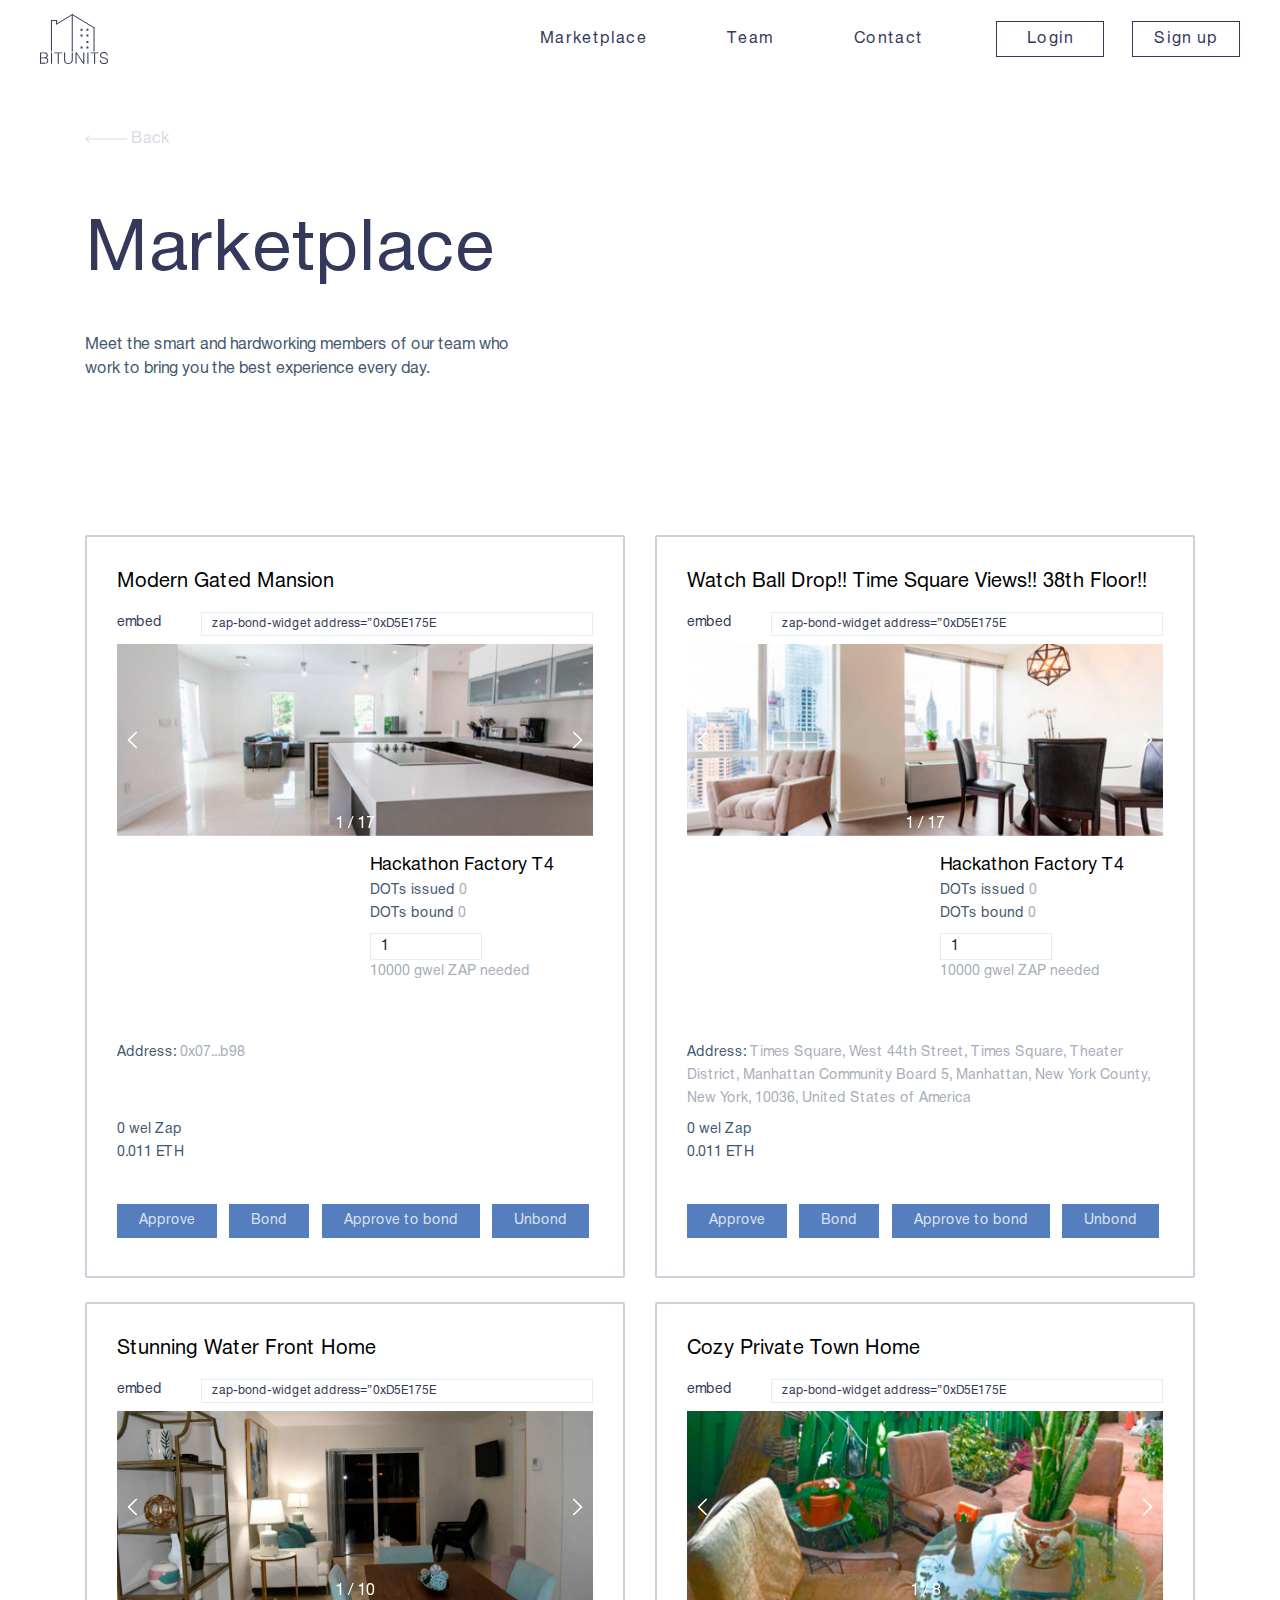
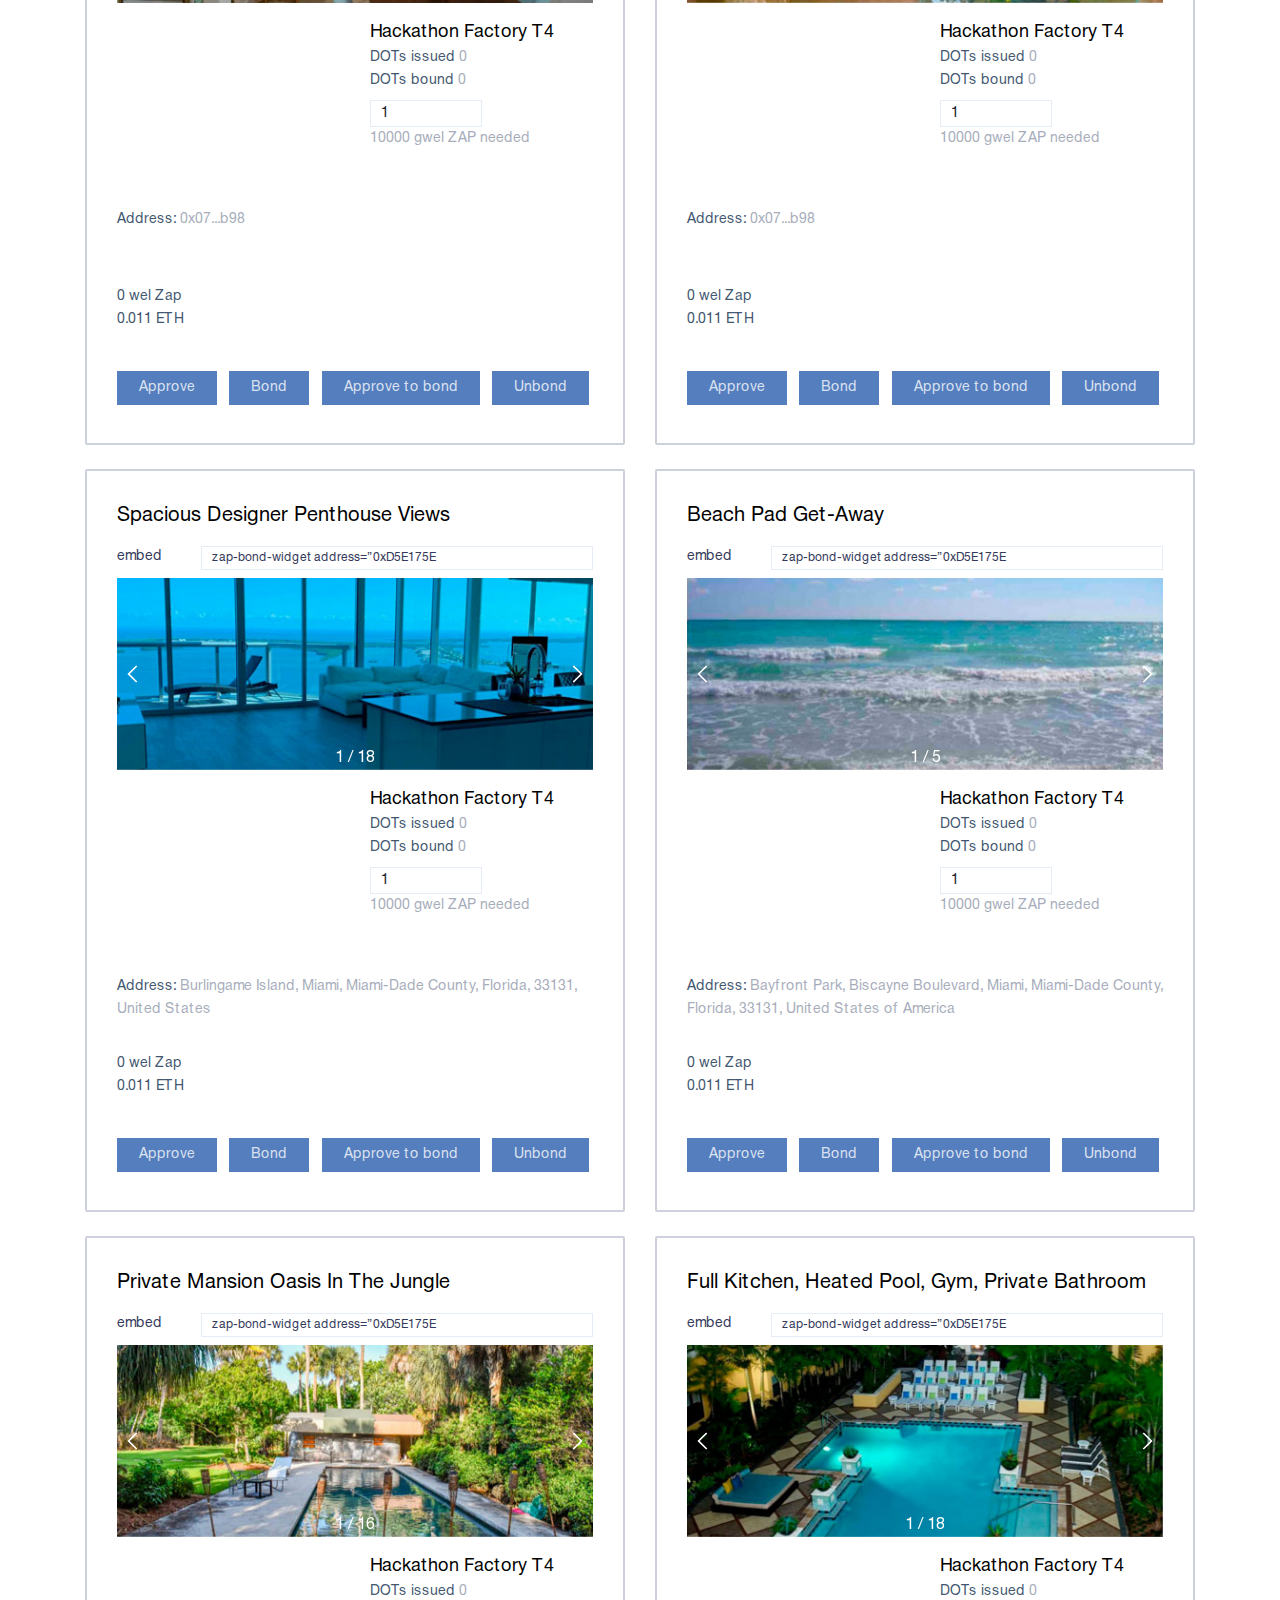
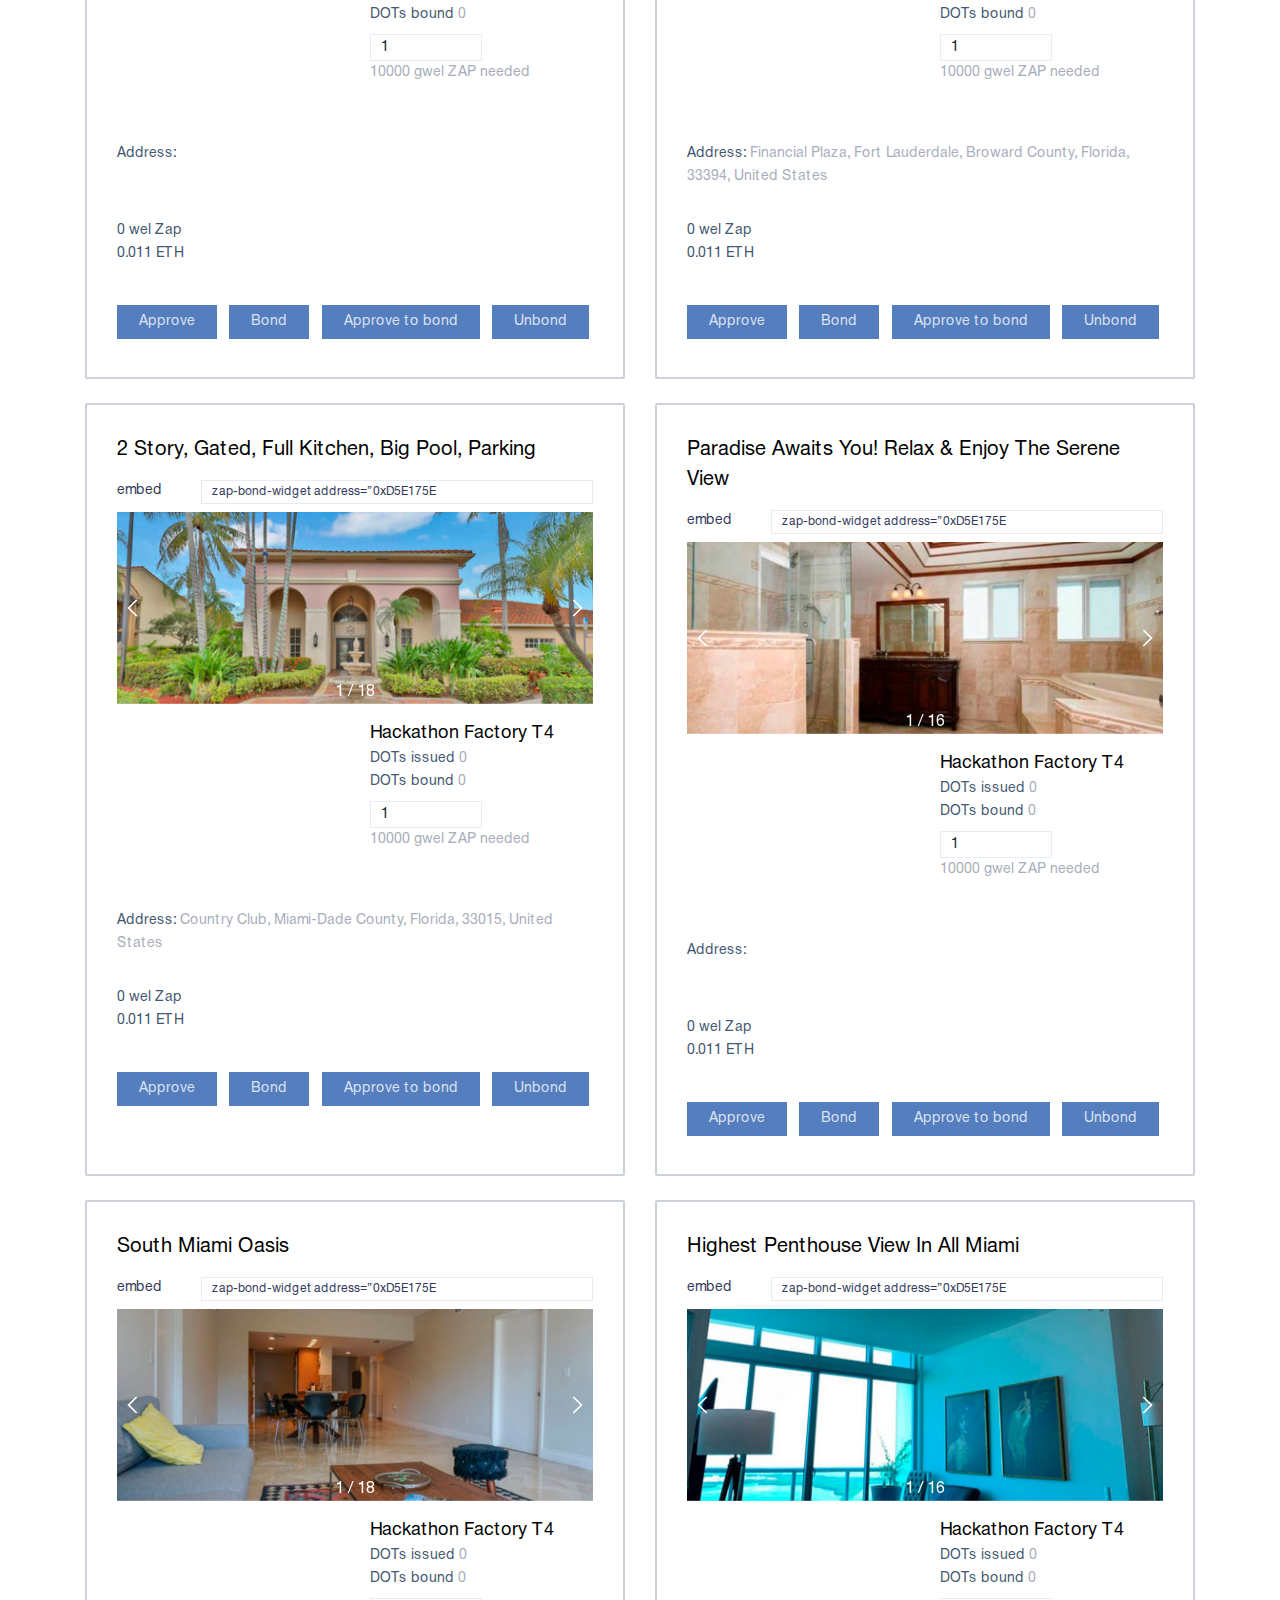
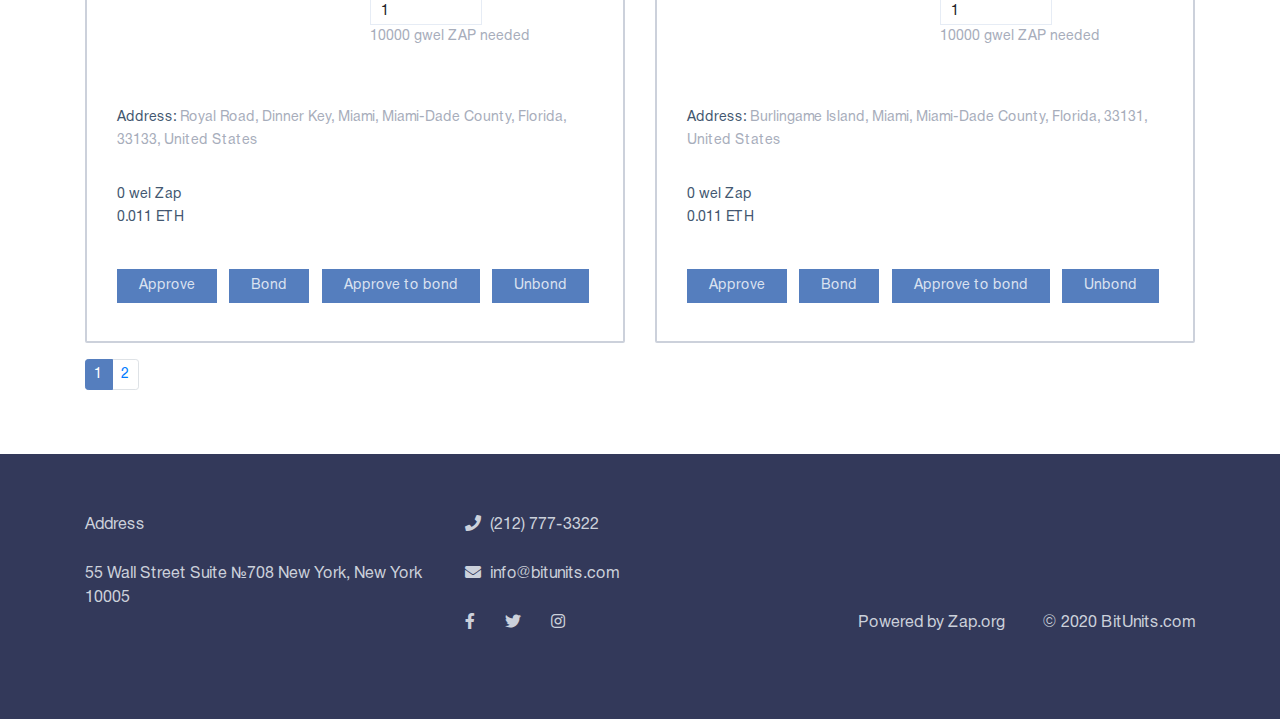
<file: marketplace.html>
<!doctype html>
<html lang="en">
<head>
    <meta charset="UTF-8">
    <meta name="viewport"
          content="width=device-width, user-scalable=no, initial-scale=1.0, maximum-scale=1.0, minimum-scale=1.0">
    <meta http-equiv="X-UA-Compatible" content="ie=edge">
    <title>Marketplace</title>
    <link rel="stylesheet" href="css/bootstrap.min.css">
    <link rel="stylesheet" href="css/index.css">
    <link rel="icon" type="image/png" sizes="16x16" href="img/favicon.png">

    <link rel="stylesheet" href="https://cdnjs.cloudflare.com/ajax/libs/font-awesome/5.11.2/css/all.css">
    <link rel="stylesheet" href="https://cdnjs.cloudflare.com/ajax/libs/OwlCarousel2/2.1.3/assets/owl.carousel.min.css">
    <link rel="stylesheet" href="css/fancybox.css">
    <style type="text/css">/* Chart.js */
    @keyframes chartjs-render-animation {
        from {
            opacity: .99
        }
        to {
            opacity: 1
        }
    }

    .chartjs-render-monitor {
        animation: chartjs-render-animation 1ms
    }

    .chartjs-size-monitor, .chartjs-size-monitor-expand, .chartjs-size-monitor-shrink {
        position: absolute;
        direction: ltr;
        left: 0;
        top: 0;
        right: 0;
        bottom: 0;
        overflow: hidden;
        pointer-events: none;
        visibility: hidden;
        z-index: -1
    }

    .chartjs-size-monitor-expand > div {
        position: absolute;
        width: 1000000px;
        height: 1000000px;
        left: 0;
        top: 0
    }

    .chartjs-size-monitor-shrink > div {
        position: absolute;
        width: 200%;
        height: 200%;
        left: 0;
        top: 0
    }</style>
</head>
<body>
<div class="pl-4 pr-4">
    <nav class="navbar nav-lighter navbar-expand-lg navbar-light justify-content-between ">
        <a class="navbar-brand" href="/"><img src="img/logo-light.svg" alt="logo"></a>
        <button style="border: none" class="navbar-toggler" type="button" data-toggle="collapse"
                data-target="#navbarSupportedContent"
                aria-controls="navbarSupportedContent" aria-expanded="false" aria-label="Toggle navigation">
            <i class="fa fa-bars" style="color: #000;"></i>
        </button>

        <div class="collapse navbar-collapse justify-content-end" id="navbarSupportedContent">
            <div class="my-2 my-lg-0 d-flex">
                <ul class="navbar-nav mr-auto">
                    <li class="nav-item active">
                        <a class="nav-link" href="marketplace.html">Marketplace <span
                                class="sr-only">(current)</span></a>
                    </li>
                    <li class="nav-item">
                        <a class="nav-link" href="about.html">Team</a>
                    </li>
                    <li class="nav-item">
                        <a class="nav-link" href="#">Contact</a>
                    </li>
                    <li class="nav-item d-flex align-items-center">
                        <button class="auth-btn auth-light">Login</button>
                        <button class="auth-btn auth-light">Sign up</button>
                    </li>

                </ul>
            </div>
        </div>
    </nav>

</div>
<div class="back-btn">
    <div class="container">
        <a href="/">
            <img src="img/arrow.svg">
            Back

        </a>
    </div>
</div>

<main class="marketplace pb-5">

    <div class="container">
        <div class="text-left">
            <div class="header-big">
                Marketplace
            </div>
            <div class="header-desc">
                Meet the smart and hardworking members of our team who work to bring you the best experience every day.
            </div>
        </div>
        <div class="m-content">
            <div class="row" id="mp-root">

            </div>
            <div class="row mt-3">
                <div class="col-12">
                    <nav aria-label="...">
                        <ul class="pagination pagination-sm" id="mp-pagination">

                        </ul>
                    </nav>
                </div>

            </div>


        </div>
    </div>
</main>
<footer>
    <div class="container">
        <div class="row text-lg-left text-md-left text-center">
            <div class="col-lg-4 col-md-3">
                <div class="footer-col">
                    <div class="line">
                        Address
                    </div>
                    <div>
                        55 Wall Street
                        Suite №708
                        New York, New York 10005
                    </div>
                </div>
            </div>
            <div class="col-lg-4 col-md-3">
                <div class="footer-col">
                    <div class="line">
                        <i class="fas fa-phone"></i><a href="tel:+2127773322">(212) 777-3322</a>

                    </div>
                    <div class="line">
                        <i class="fas fa-envelope"></i><a href="mailto:info@bitunits.com">info@bitunits.com</a>

                    </div>
                    <div class="line">
                        <div class="social">
                            <a href="#"><i class="fab fa-facebook-f"></i> </a>
                            <a href="#"><i class="fab fa-twitter"></i></a>
                            <a href="#"><i class="fab fa-instagram"></i> </a>
                        </div>
                    </div>
                </div>
            </div>
            <div class="col-lg-2 col-md-3 d-flex align-items-lg-end align-items-md-end justify-content-lg-end justify-content-center">
                <div class="footer-col">
                    <div class="line">
                        Powered by Zap.org
                    </div>

                </div>
            </div>
            <div class="col-lg-2 col-md-3 d-flex align-items-lg-end align-items-md-end justify-content-lg-end justify-content-center">
                <div class="footer-col">
                    <div class="line">
                        © 2020 BitUnits.com
                    </div>

                </div>
            </div>
        </div>
    </div>
</footer>

<script src="https://ajax.googleapis.com/ajax/libs/jquery/3.4.1/jquery.min.js"></script>
<script src="js/bootstrap.bundle.js"></script>

<script src="https://cdnjs.cloudflare.com/ajax/libs/OwlCarousel2/2.3.4/owl.carousel.min.js"></script>

<script src="https://www.chartjs.org/dist/2.9.3/Chart.min.js"></script>
<script src="https://www.chartjs.org/samples/latest/utils.js"></script>
<script  src="js/fancybox.js"></script>
<script src="js/marketplace.js"></script>
</body>
</html>
</file>
<file: css/index.css>
@font-face {
  font-family: 'HelveticaNeueCyr';
  src: url("../fonts/helvetica/HelveticaNeueCyr-Roman.woff2") format("woff2"), url("../fonts/helvetica/HelveticaNeueCyr-Roman.woff") format("woff");
  font-weight: normal;
  font-style: normal; }
body, html {
  font-family: 'HelveticaNeueCyr', sans-serif;
  height: 100%; }

.light_bg {
  background-color: #EEF2F8; }

.auth-btn {
  letter-spacing: 0.1em;
  transition: 0.2s ease;
  background: transparent;
  outline: none;
  padding: 5px;
  min-width: 108px;
  font-size: 16px;
  line-height: 24px;
  border: 1px solid #fff;
  color: #fff; }
  .auth-btn:first-child {
    margin-right: 28px; }
  .auth-btn:hover {
    background: #fff;
    color: #33395A; }
  .auth-btn.auth-light {
    border: 1px solid #33395A;
    color: #33395A; }
    .auth-btn.auth-light:hover {
      background: #557EBE;
      color: #fff;
      border: 1px solid #557EBE; }

.block-heading {
  color: #33395A;
  font-size: 38px;
  line-height: 50px;
  position: relative; }
  .block-heading:before {
    position: absolute;
    content: "";
    width: 76px;
    height: 1px;
    background: #557EBE;
    top: -25px;
    left: 0; }
  .block-heading.block-before-off:before {
    height: 0; }

.block-desc {
  max-width: 364px;
  margin-top: 62px;
  font-weight: 300;
  font-size: 16px;
  line-height: 24px;
  color: #425770; }

.block-heading-sm {
  font-size: 24px;
  line-height: 24px;
  color: #33395A;
  margin-top: 20px;
  margin-bottom: 25px; }

.prop-item {
  font-weight: normal;
  font-size: 14px;
  line-height: 40px; }
  .prop-item .t-name {
    color: #33395A; }

.carousel-container {
  height: 100%; }
  .carousel-container .owl-carousel {
    touch-action: manipulation;
    height: 95%; }
    .carousel-container .owl-carousel .owl-stage-outer {
      height: 100%; }
      .carousel-container .owl-carousel .owl-stage-outer .owl-stage {
        height: 100%; }
        .carousel-container .owl-carousel .owl-stage-outer .owl-stage .owl-item {
          height: 100%; }
    .carousel-container .owl-carousel .owl-dots.disabled {
      display: block !important; }
    .carousel-container .owl-carousel .owl-dot {
      background: #CCD1DB;
      height: 1px;
      width: 110px;
      border: none; }
    .carousel-container .owl-carousel .active {
      height: 2px;
      background: #557EBE; }
    .carousel-container .owl-carousel .c-item {
      height: 100%; }
      .carousel-container .owl-carousel .c-item img {
        width: 100%;
        height: 100%;
        object-fit: cover; }

.buy-btn {
  text-decoration: none !important;
  cursor: pointer;
  background: #557EBE;
  display: inline-block;
  color: rgba(255, 255, 255, 0.8) !important;
  font-size: 18px;
  line-height: 24px;
  min-width: 235px;
  text-align: center;
  padding: 17px 0 19px;
  transition: 0.3s ease; }
  .buy-btn:hover {
    background: #24549F; }

.timeline .timeline-icons {
  position: relative;
  margin-top: 74px; }
  .timeline .timeline-icons .container.position-absolute {
    background: rgba(51, 57, 90, 0.8);
    height: 2px;
    top: 80px;
    width: 88%;
    left: 13%; }
    .timeline .timeline-icons .container.position-absolute:after {
      content: url(../img/line-arrow.svg);
      position: absolute;
      right: -3px;
      bottom: -14px; }
  .timeline .timeline-icons .time:before {
    content: ""; }
  .timeline .timeline-icons .time:last-child {
    position: relative; }
  .timeline .timeline-icons:after {
    width: 100%;
    height: 40px;
    background: rgba(85, 126, 190, 0.5);
    content: "";
    position: absolute;
    top: 45%;
    z-index: -1;
    opacity: 0.2; }
  .timeline .timeline-icons .timeline-item {
    cursor: pointer; }
    .timeline .timeline-icons .timeline-item .timeline-desc {
      transition: 0.1s ease;
      font-weight: 300;
      font-size: 18px;
      line-height: 24px;
      color: #425770;
      margin-top: 70px; }
    .timeline .timeline-icons .timeline-item .timeline-icon {
      min-height: 44px;
      position: relative; }
      .timeline .timeline-icons .timeline-item .timeline-icon svg path {
        transition: 0.1s ease; }
      .timeline .timeline-icons .timeline-item .timeline-icon:after {
        content: "";
        transition: 0.1s ease;
        border-radius: 1px;
        width: 10px;
        height: 10px;
        border: 1px solid #000000;
        position: absolute;
        background: #EEF2F8;
        bottom: -40px;
        top: 80px;
        left: 0;
        right: 0;
        margin: auto; }
    .timeline .timeline-icons .timeline-item:hover .timeline-desc {
      color: #557EBE; }
    .timeline .timeline-icons .timeline-item:hover .timeline-icon svg path {
      fill: #557EBE; }
    .timeline .timeline-icons .timeline-item:hover .timeline-icon:after {
      width: 14px;
      height: 14px;
      background: #557EBE;
      border: none; }
.timeline .block-button {
  margin-top: 100px; }
  .timeline .block-button .btn-txt {
    font-weight: 300;
    font-size: 16px;
    line-height: 24px;
    color: #33395A; }

nav {
  letter-spacing: 0.1em; }
  nav .navbar-collapse .navbar-nav li {
    margin-left: 64px; }
  nav .navbar-collapse .navbar-nav a {
    color: #fff !important; }
  nav.nav-lighter .navbar-collapse .navbar-nav a {
    color: #33395A !important;
    transition: 0.2s ease; }
    nav.nav-lighter .navbar-collapse .navbar-nav a:hover {
      color: #557EBE !important; }

.hovered_arrow img {
  transition: 0.1s ease; }
.hovered_arrow:hover img {
  margin-left: 17px !important; }

header {
  background: url(../img/bg-compressed.jpg);
  color: #fff;
  background-size: cover;
  background-position: center bottom; }
  header .overlay {
    position: absolute;
    width: 100%;
    height: 100%;
    background: rgba(107, 87, 87, 0.4);
    z-index: -1; }
  header .header-bottom {
    padding-bottom: 20px; }
    header .header-bottom .more {
      text-decoration: none;
      color: #fff;
      font-size: 18px;
      line-height: 24px; }
      header .header-bottom .more img {
        margin-left: 12px;
        transition: 0.1s ease; }
    header .header-bottom a {
      color: #fff; }
  header .intro h1 {
    margin: 0;
    font-size: 72px;
    line-height: 79px;
    letter-spacing: 0.01em;
    max-width: 860px; }
  header .intro .intro-txt {
    font-size: 24px;
    line-height: 24px;
    margin-top: 31px; }

.social a {
  margin-right: 17px; }

.back-btn {
  margin-top: 50px; }
  .back-btn a {
    text-decoration: none;
    color: rgba(204, 209, 219, 0.8); }

.team-members {
  margin-top: 168px;
  margin-bottom: 68px; }
  .team-members .btn-block {
    margin-top: 80px; }
    .team-members .btn-block .block-heading {
      font-size: 36px;
      line-height: 24px; }
    .team-members .btn-block .block-desc {
      font-size: 16px;
      line-height: 24px;
      margin-top: 13px; }
    .team-members .btn-block .buy-btn {
      margin-top: 40px; }

.member-item {
  max-width: 220px; }
  .member-item .member-image {
    width: 100%;
    height: 215px;
    position: relative; }
    .member-item .member-image .m-image-overlay {
      opacity: 0;
      transition: 0.3s ease;
      position: absolute;
      width: 100%;
      height: 100%;
      background: rgba(85, 126, 190, 0.6);
      z-index: 9; }
      .member-item .member-image .m-image-overlay:before {
        content: "";
        width: 1px;
        background: rgba(255, 255, 255, 0.4);
        height: 185px;
        position: absolute;
        left: 13px;
        top: 15px; }
      .member-item .member-image .m-image-overlay:after {
        content: "";
        height: 1px;
        background: rgba(255, 255, 255, 0.4);
        width: 177px;
        position: absolute;
        bottom: 14px;
        left: 13px; }
    .member-item .member-image img {
      width: 100%;
      height: 100%;
      object-fit: cover;
      filter: grayscale(1); }
    .member-item .member-image:hover .m-image-overlay {
      opacity: 1; }
  .member-item .member-details {
    margin-top: 30px; }
    .member-item .member-details .member-position {
      font-size: 16px;
      line-height: 24px;
      color: #072448;
      position: relative; }
      .member-item .member-details .member-position:before {
        position: absolute;
        width: 37px;
        height: 1px;
        background: #24549F;
        content: '';
        top: -3px; }
    .member-item .member-details .member-name {
      margin-top: 3px;
      font-size: 16px;
      line-height: 24px;
      color: #425770; }

.header-big {
  margin-top: 47px;
  font-size: 72px;
  letter-spacing: 0.01em;
  color: #33395A; }

.header-desc {
  font-size: 16px;
  color: #425770;
  margin-top: 27px;
  max-width: 460px;
  line-height: 24px; }

section {
  padding-top: 108px;
  padding-bottom: 108px; }
  section.marketplace {
    padding-top: 90px; }

.section-1 img {
  max-width: 100%; }

.mt-145 {
  margin-top: 145px; }

.mt-80 {
  margin-top: 80px; }

.type-item .type-heading {
  color: #33395A;
  font-size: 28px;
  line-height: 24px; }
.type-item .type-desc {
  font-size: 16px;
  line-height: 24px;
  margin-top: 15px; }
.type-item .type-more {
  margin-top: 17px; }
  .type-item .type-more a {
    color: #557EBE;
    font-size: 16px;
    line-height: 24px;
    text-decoration: none; }
    .type-item .type-more a img {
      margin-left: 14px; }
.type-item.dark {
  padding: 47px 50px;
  background: #33395A; }
  .type-item.dark .type-heading {
    color: #fff; }
  .type-item.dark .type-desc {
    color: #CCD1DB; }
  .type-item.dark .type-more a {
    color: #fff; }

.marketplace .ap-address {
  min-height: 69px; }
.marketplace .pagination .page-item.active .page-link {
  background: #557EBE;
  border: 1px solid #557EBE; }
.marketplace .buy-btn {
  font-size: 14px;
  padding: 5px 22px;
  min-width: unset; }
.marketplace .zap-url {
  padding: 2px 10px;
  color: #33395A;
  border: 1px solid rgba(85, 126, 190, 0.15);
  font-size: 12px; }
.marketplace .zap-count {
  font-size: 14px;
  border: 1px solid rgba(85, 126, 190, 0.15);
  width: 50%;
  padding: 2px 10px; }
.marketplace .embed {
  color: #33395A;
  font-size: 14px; }
.marketplace .heading-2 {
  font-size: 18px;
  color: #000; }
.marketplace .token-header {
  color: #000;
  font-size: 20px;
  margin-bottom: 15px;
  text-transform: capitalize; }
.marketplace .token-heading {
  margin-top: 24px;
  margin-bottom: 15px;
  font-size: 18px;
  line-height: 24px; }
  .marketplace .token-heading.blue {
    color: #33395A; }
.marketplace .m-invest .invest-txt {
  font-weight: 300;
  font-size: 14px;
  line-height: 23px;
  letter-spacing: 0.01em;
  color: #425770;
  margin-bottom: 20px; }
.marketplace .m-invest .invest-btn a {
  font-weight: normal;
  font-size: 14px;
  line-height: 24px;
  text-transform: uppercase;
  color: #557EBE;
  transition: 0.2s ease;
  text-decoration: none; }
  .marketplace .m-invest .invest-btn a svg {
    transition: 0.2s ease;
    margin-left: 6px; }
    .marketplace .m-invest .invest-btn a svg path {
      transition: 0.2s ease; }
  .marketplace .m-invest .invest-btn a:hover {
    color: #24549F; }
    .marketplace .m-invest .invest-btn a:hover svg path {
      fill: #24549F; }
.marketplace .line .pricing {
  color: #A7ADBB; }
.marketplace .line .sizing {
  color: #425770; }
.marketplace .m-content {
  margin-top: 130px; }
.marketplace .m-item {
  padding: 30px;
  border: 2px solid #CCD1DB;
  border-radius: 2px;
  height: 100%; }
  .marketplace .m-item .line {
    font-weight: 300;
    font-size: 14px;
    line-height: 23px;
    color: #33395A; }
.marketplace .txt-rotated {
  color: rgba(85, 126, 190, 0.6);
  transform: rotate(-90deg);
  position: absolute;
  font-weight: 300;
  font-size: 14px;
  line-height: 23px;
  top: 100px; }
.marketplace .m-carousel {
  touch-action: manipulation; }
  .marketplace .m-carousel .counter {
    position: absolute;
    /* top: 0; */
    color: #fff;
    z-index: 9;
    bottom: 0;
    left: 0;
    right: 0;
    margin: auto;
    display: flex;
    justify-content: center; }
  .marketplace .m-carousel .owl-carousel .owl-nav button {
    background: transparent;
    border: none;
    outline: none;
    position: absolute;
    top: 0;
    bottom: 0; }
    .marketplace .m-carousel .owl-carousel .owl-nav button.owl-prev {
      left: 10px; }
    .marketplace .m-carousel .owl-carousel .owl-nav button.owl-next {
      right: 10px; }
  .marketplace .m-carousel .item {
    height: 192px;
    position: relative; }
    .marketplace .m-carousel .item .overlay {
      z-index: 9;
      position: absolute;
      width: 100%;
      height: 100%;
      background: rgba(85, 126, 190, 0.3); }
    .marketplace .m-carousel .item img {
      width: 100%;
      height: 100%;
      object-fit: cover; }

footer {
  color: #CCD1DB;
  background: #33395A;
  padding: 59px 0; }
  footer a {
    color: #CCD1DB;
    transition: 0.2s ease; }
    footer a:hover {
      color: #fff;
      text-decoration: none; }
  footer .social a {
    color: #CCD1DB;
    text-decoration: none;
    transition: 0.2s ease; }
    footer .social a:hover {
      color: #fff;
      text-decoration: none; }
  footer .line {
    margin-bottom: 25px; }
    footer .line i {
      margin-right: 9px; }

@media screen and (max-width: 993px) {
  section.marketplace {
    padding-top: 15px; }

  .back-btn {
    margin-top: 15px; }

  .marketplace .m-content {
    margin-top: 50px; }
  .marketplace .txt-rotated {
    position: static;
    transform: none; }
  .marketplace .m-carousel .item {
    max-width: inherit; }

  .mt-80 {
    margin-top: 0; }

  .timeline .timeline-icons .timeline-item .timeline-desc {
    margin-top: 25px; }
  .timeline .timeline-icons .timeline-item .timeline-icon:after {
    display: none; }
  .timeline .timeline-icons .container.position-absolute {
    display: none; }
  .timeline .timeline-icons:after {
    display: none; }

  .header-big {
    margin-top: 0;
    font-size: 45px; }

  .team-members {
    margin-top: 50px; } }
@media screen and (max-width: 768px) {
  .marketplace .m-item {
    padding: 15px; }

  .block-desc {
    margin-top: 20px; }

  header .intro h1 {
    font-size: 35px;
    line-height: 40px; }

  .section-2 .type-item {
    padding: 20px 30px; }

  footer {
    padding: 25px 0; }

  .block-heading {
    font-size: 30px; }

  nav .navbar-collapse .navbar-nav li {
    margin-left: 0; }

  .mt-145 {
    margin-top: 40px; }

  section {
    padding-top: 50px;
    padding-bottom: 30px; }

  .carousel-container {
    height: 100%; }
    .carousel-container .owl-carousel {
      height: 90%; }
      .carousel-container .owl-carousel .owl-dot {
        width: 30px; } }

/*# sourceMappingURL=index.css.map */
</file>
